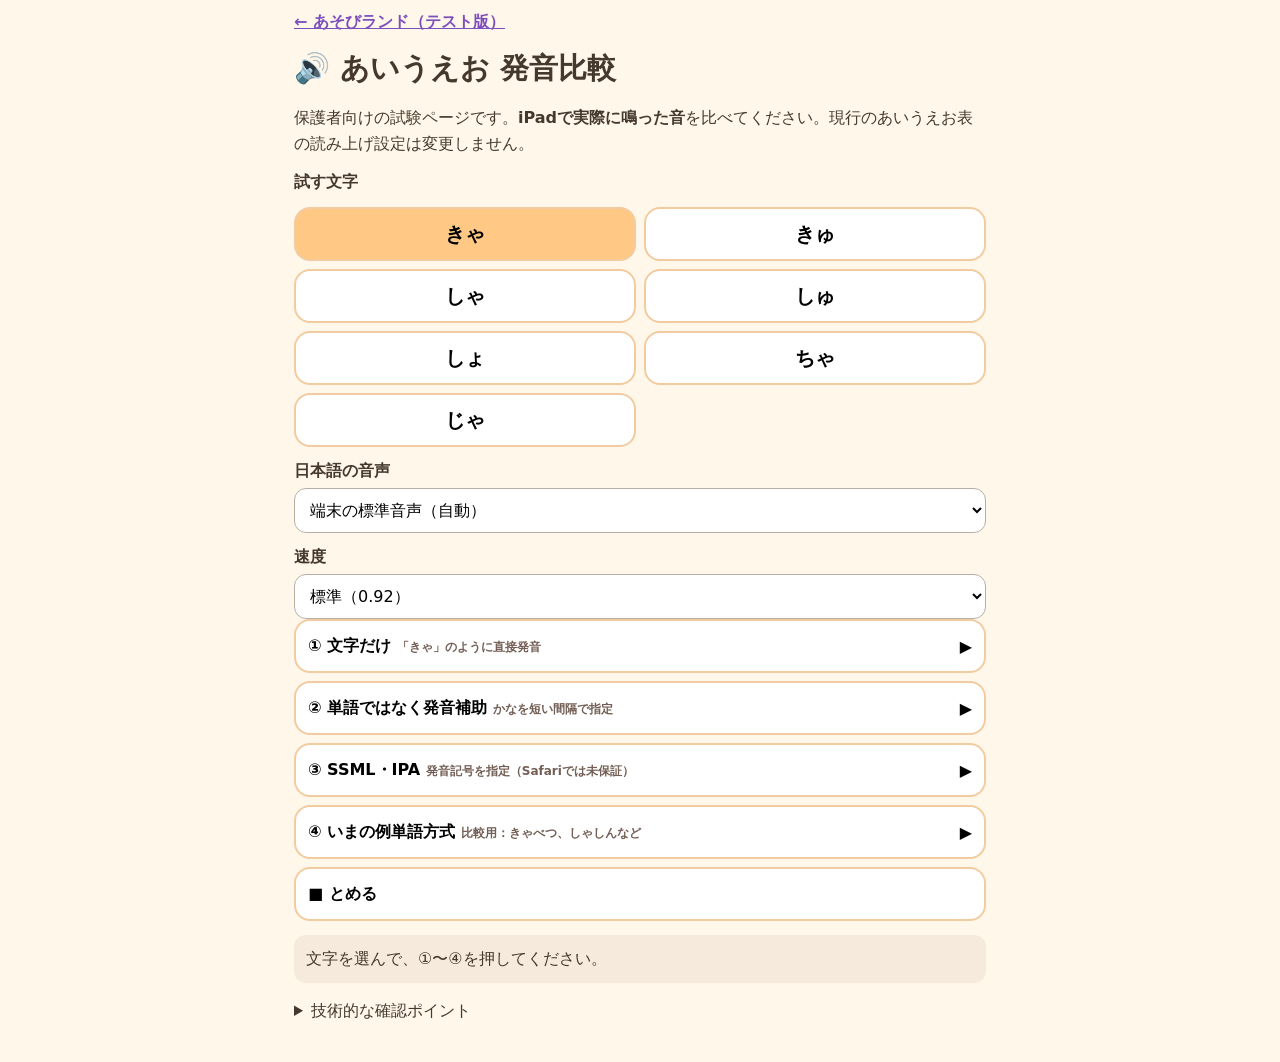
<file: kana-speech-test.html>
<!doctype html>
<html lang="ja"><head><meta charset="utf-8"><meta http-equiv="Content-Security-Policy" content="default-src 'self'; script-src 'self' 'unsafe-inline'; style-src 'self' 'unsafe-inline'; img-src 'self' data: blob:; connect-src 'self' https://api.github.com; object-src 'none'; base-uri 'none'; form-action 'none'; worker-src 'self'; media-src 'self' blob: data:"><meta name="viewport" content="width=device-width,initial-scale=1,viewport-fit=cover">
<title>あいうえお 発音比較（保護者用・テスト版）</title>
<style>
:root{font-family:system-ui,-apple-system,sans-serif;color:#45392d;background:#fff7e9}
*{box-sizing:border-box}body{max-width:720px;padding:12px 14px 40px;margin:0 auto}a{color:#7d4fbd;font-weight:700}
h1{font-size:clamp(23px,5vw,29px);margin:16px 0 8px}.intro{line-height:1.6}label{display:block;font-weight:700;margin:14px 0 6px}
select{font:inherit;padding:11px;background:white;border:1px solid #b7afa4;border-radius:12px;width:100%}
.options{display:grid;grid-template-columns:repeat(2,minmax(0,1fr));gap:8px;margin:14px 0}
button{font:inherit;border:2px solid #f3cba1;border-radius:16px;background:#fff;min-height:54px;padding:8px 12px;cursor:pointer;font-weight:750}
button:active{background:#ffe4c8}.sound{font-size:20px} .mode{display:grid;grid-template-columns:1fr;gap:8px}
.mode button{display:flex;justify-content:space-between;align-items:center;gap:12px;text-align:left}small{font-size:12px;color:#735f55}
#status{min-height:38px;border-radius:12px;background:#f5eadc;padding:12px;margin-top:14px;line-height:1.5}
code{word-break:break-all;background:#eee3d7;padding:2px 4px}details{margin-top:18px}
.info{background:#fff;border:1px solid #e5d4bd;border-radius:12px;padding:10px 14px;line-height:1.65}
</style></head><body>
<a href="./index.html">← あそびランド（テスト版）</a>
<h1>🔊 あいうえお 発音比較</h1>
<p class="intro">保護者向けの試験ページです。<strong>iPadで実際に鳴った音</strong>を比べてください。現行のあいうえお表の読み上げ設定は変更しません。</p>
<label for="syllable">試す文字</label>
<div class="options" id="syllables"></div>
<label for="voice">日本語の音声</label>
<select id="voice"><option value="">端末の標準音声（自動）</option></select>
<label for="rate">速度</label>
<select id="rate"><option value="0.8">ゆっくり（0.8）</option><option value="0.92" selected>標準（0.92）</option><option value="1">普通（1.0）</option></select>
<div class="mode">
<button type="button" data-method="plain"><span>① 文字だけ <small>「きゃ」のように直接発音</small></span><span>▶</span></button>
<button type="button" data-method="spaced"><span>② 単語ではなく発音補助 <small>かなを短い間隔で指定</small></span><span>▶</span></button>
<button type="button" data-method="ssml"><span>③ SSML・IPA <small>発音記号を指定（Safariでは未保証）</small></span><span>▶</span></button>
<button type="button" data-method="sample"><span>④ いまの例単語方式 <small>比較用：きゃべつ、しゃしんなど</small></span><span>▶</span></button>
<button type="button" id="stop"><span>■ とめる</span></button>
</div>
<div id="status" role="status" aria-live="polite">文字を選んで、①〜④を押してください。</div>
<details><summary>技術的な確認ポイント</summary><div class="info">
<p>③は <code>&lt;phoneme alphabet="ipa" ph="…" /&gt;</code> を含むSSMLを、Web Speech APIに渡します。日本語の発音になる／無音になる／タグを読み上げる、いずれもあり得ます。</p>
<p>ここで再生できた場合も、iPadの機種・iOSバージョン・選んだ声によって結果が変わる可能性があります。</p>
</div></details>
<script>
'use strict';
const $=id=>document.getElementById(id);
const samples={
 'きゃ':{ipa:'kʲa',example:'きゃべつ'},'きゅ':{ipa:'kʲɯ',example:'きゅうり'},
 'しゃ':{ipa:'ɕa',example:'しゃしん'},'しゅ':{ipa:'ɕɯ',example:'しゅくだい'},
 'しょ':{ipa:'ɕo',example:'しょくぱん'},'ちゃ':{ipa:'tɕa',example:'おちゃ'},
 'じゃ':{ipa:'dʑa',example:'じゃがいも'}
};
let active='きゃ';let voices=[];
function showSelection(){
 $('syllables').innerHTML='';
 for(const key of Object.keys(samples)){
  const btn=document.createElement('button');btn.textContent=key;btn.className='sound';btn.setAttribute('aria-pressed',String(key===active));
  btn.style.background=key===active?'#ffc985':'white';btn.onclick=()=>{active=key;showSelection();$('status').textContent='「'+key+'」を選択しました。'};$('syllables').append(btn);
 }
}
function listVoices(){
 if(!('speechSynthesis' in window))return;
 voices=speechSynthesis.getVoices().filter(v=>v.lang.toLowerCase().startsWith('ja'));
 const current=$('voice').value;
 $('voice').innerHTML='<option value="">端末の標準音声（自動）</option>';
 voices.forEach((v,i)=>{const opt=document.createElement('option');opt.value=String(i);opt.textContent=v.name+'（'+v.lang+'）';$('voice').append(opt)});
 if([...$('voice').options].some(o=>o.value===current))$('voice').value=current;
}
function speak(method){
 if(!('speechSynthesis' in window)){$('status').textContent='このブラウザは読み上げ機能に対応していません。';return}
 speechSynthesis.cancel();
 const item=samples[active];
 let spoken=active;
 if(method==='spaced')spoken=active+'。';
 if(method==='ssml')spoken='<speak xml:lang="ja-JP"><phoneme alphabet="ipa" ph="'+item.ipa+'">'+active+'</phoneme></speak>';
 if(method==='sample')spoken=item.example;
 const utterance=new SpeechSynthesisUtterance(spoken);
 utterance.lang='ja-JP';utterance.rate=Number($('rate').value);utterance.pitch=1;
 if($('voice').value!=='')utterance.voice=voices[Number($('voice').value)]||null;
 const label={plain:'① 文字だけ',spaced:'② 発音補助',ssml:'③ SSML・IPA',sample:'④ 例単語'}[method];
 $('status').textContent=label+'／「'+active+'」を再生します。'+(method==='ssml'?' タグをそのまま読む場合は非対応です。':'');
 utterance.onerror=e=>{$('status').textContent=label+'：読み上げエラー（'+e.error+'）。'};
 utterance.onend=()=>{$('status').textContent=label+'：再生終了。どう聞こえたかを確認してください。'};
 setTimeout(()=>speechSynthesis.speak(utterance),100);
}
document.querySelectorAll('[data-method]').forEach(b=>b.addEventListener('click',()=>speak(b.dataset.method)));
$('stop').onclick=()=>{speechSynthesis.cancel();$('status').textContent='停止しました。'};
if('speechSynthesis' in window){listVoices();speechSynthesis.onvoiceschanged=listVoices}
showSelection();
</script></body></html>
</file>
